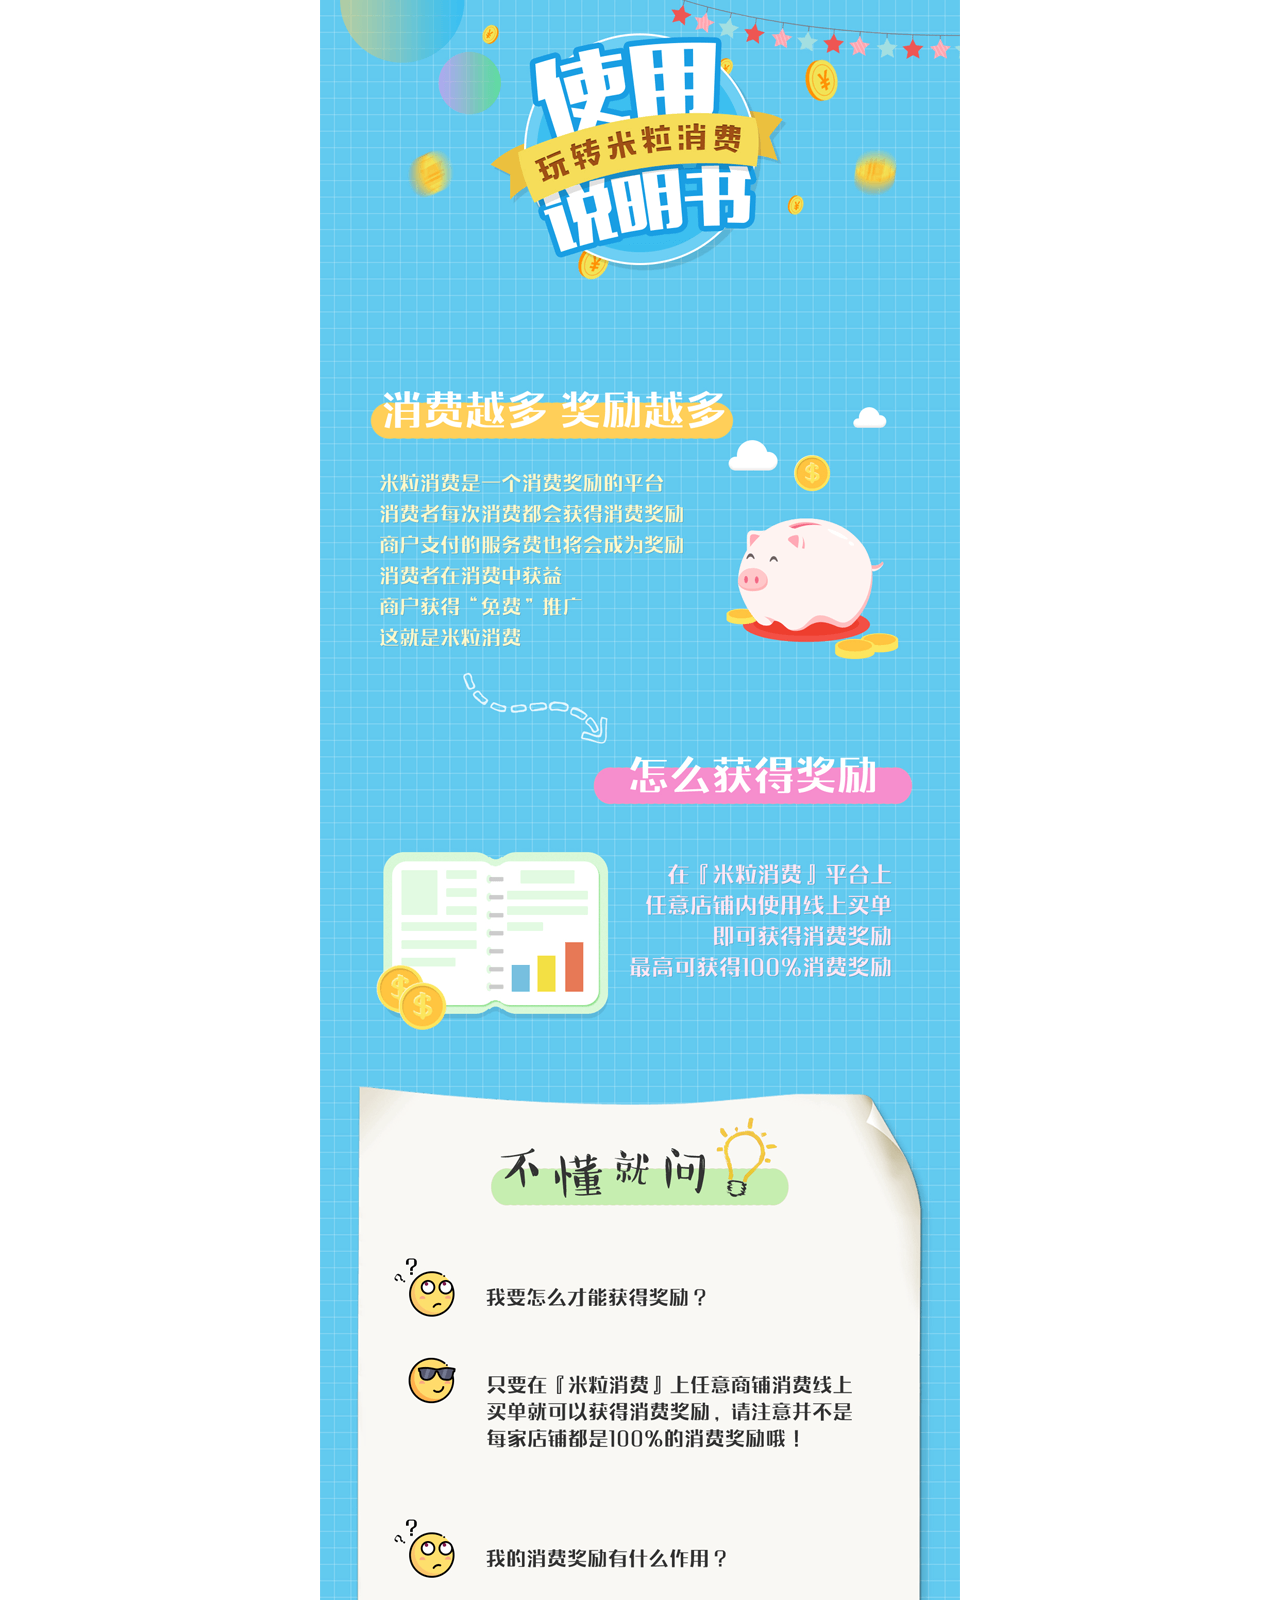
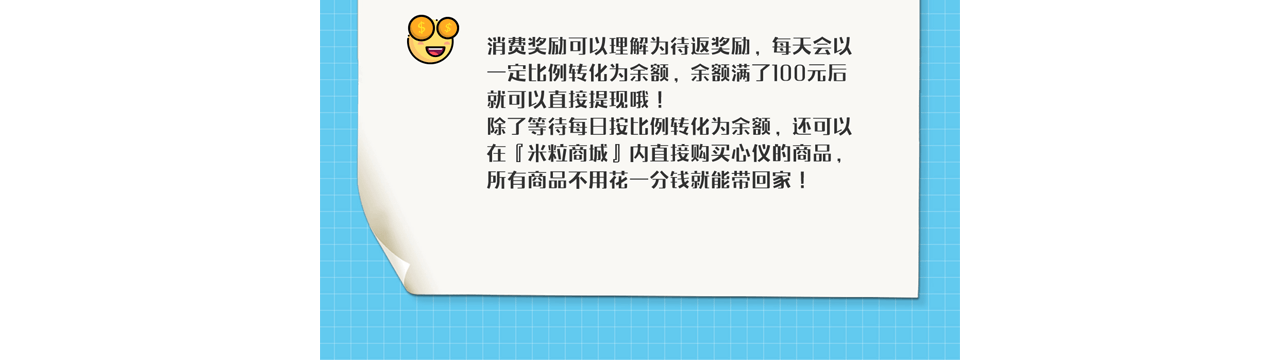
<file: redPacket/explain.html>
<!doctype html>
<html lang="zh-CN">
<head>
<meta charset="utf-8">
<meta name="viewport" content="width=device-width, initial-scale=1.0, maximum-scale=1.0, minimum-scale=1.0">
<title>玩转米粒消费</title>
<link rel="stylesheet" type="text/css" href="css/base.css" />
<link rel="stylesheet" type="text/css" href="css/style.css"/>
</head>

<body>
<div class="width center">
    <div class="zuc">
    	<img src="img/explain-01.png"/>
    	<img src="img/explain-02.png"/>
    	<img src="img/explain-03.png"/>
    	<img src="img/explain-04.png"/>
    	<img src="img/explain-05.png"/>
    	<img src="img/explain-06.png"/>
    	<img src="img/explain-07.png"/>
    	<img src="img/explain-08.png"/>
    </div>
</div>
</body>
<script type="text/javascript" src="js/jquery-3.1.1.min.js"></script>
</html>
</file>
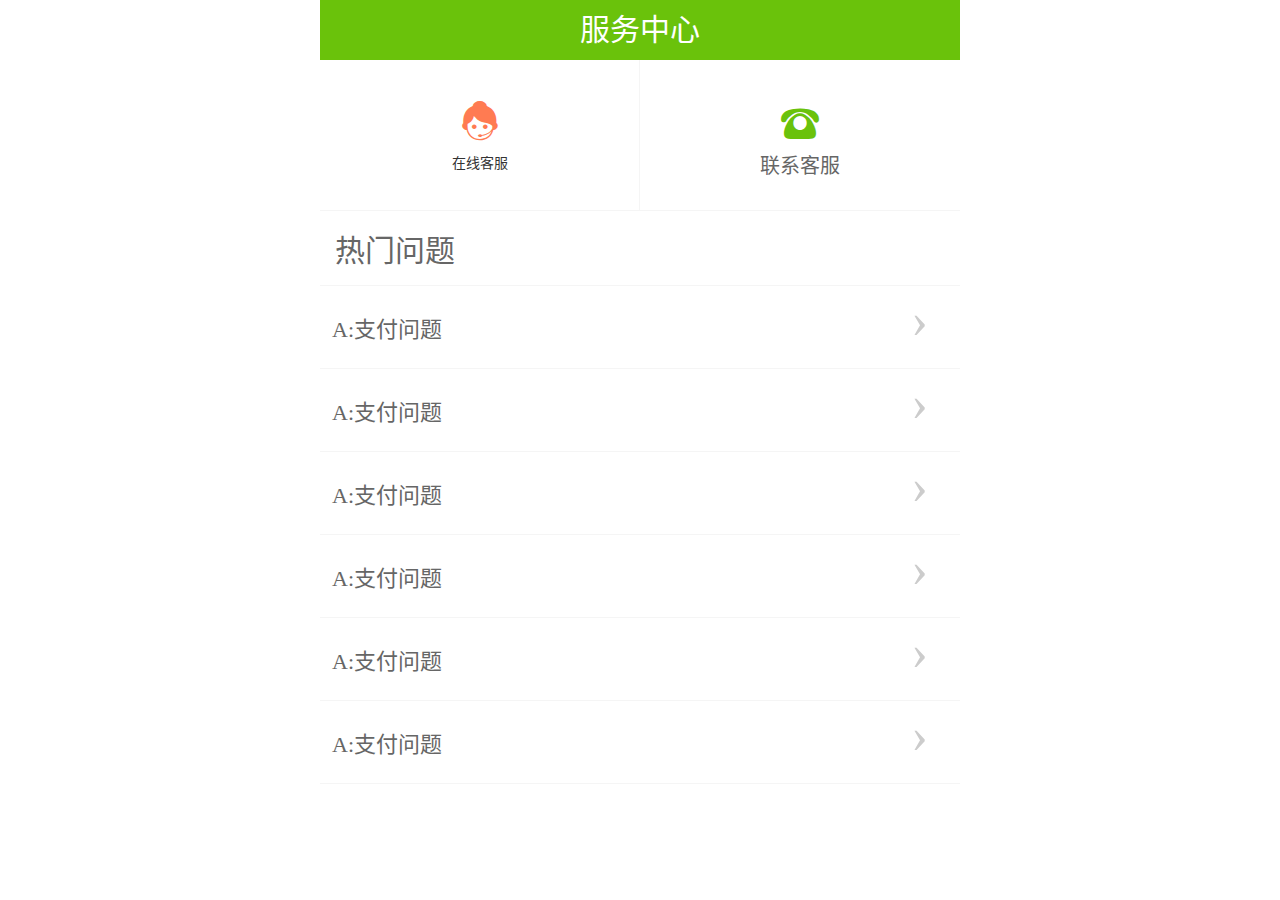
<file: redPacket/question.html>
<!doctype html>
<html lang="zh-CN">
<head>
<meta charset="utf-8">
<meta name="viewport" content="width=device-width, initial-scale=1.0, maximum-scale=1.0, minimum-scale=1.0">
<title>米粒消费服务中心</title>
<link rel="stylesheet" type="text/css" href="css/base.css" />
<link rel="stylesheet" type="text/css" href="css/style.css"/>
<link rel="stylesheet" href="icofont/iconfont.css">
</head>

<body>
<div class="width center">
	<section class="miliTitle">
		<p>服务中心</p>
   </section>
	<section class="miliQuestion">
		<div>
			<a href="tel:1008611">
				<i class="icon iconfont icon-kefu"></i>
				<span>在线客服</span>
			</a>
		</div>
		<div>
			<i class="icon iconfont icon-dianhua"></i>
			<span>联系客服</span>
		</div>
   </section>
   <section class="wenda">
   	<p>热门问题</p>
   	<ul class="questionItem">
   		<li>
   			<span>A:支付问题</span>
   		    <p>Q:支付问题支付问题支付问题支付问题支付问题支付问题支付问题支付问题支付问题支付问题支付问题支付问题</p>
   		</li>
   		<li>
   			<span>A:支付问题</span>
   		    <p>Q:支付问题支付问题支付问题支付问题支付问题支付问题支付问题支付问题支付问题支付问题支付问题支付问题</p>
   		</li>
   		<li>
   			<span>A:支付问题</span>
   		    <p>Q:支付问题支付问题支付问题支付问题支付问题支付问题支付问题支付问题支付问题支付问题支付问题支付问题</p>
   		</li>
   		<li>
   			<span>A:支付问题</span>
   		    <p>Q:支付问题支付问题支付问题支付问题支付问题支付问题支付问题支付问题支付问题支付问题支付问题支付问题</p>
   		</li>
   		<li>
   			<span>A:支付问题</span>
   		    <p>Q:支付问题支付问题支付问题支付问题支付问题支付问题支付问题支付问题支付问题支付问题支付问题支付问题</p>
   		</li>
   		<li>
   			<span>A:支付问题</span>
   		    <p>Q:支付问题支付问题支付问题支付问题支付问题支付问题支付问题支付问题支付问题支付问题支付问题支付问题</p>
   		</li>
   	</ul>
   </section>
</div>
</body>
<script type="text/javascript" src="js/jquery-3.1.1.min.js"></script>
<script type="text/javascript" src="js/question.js"></script>
</html>
</file>
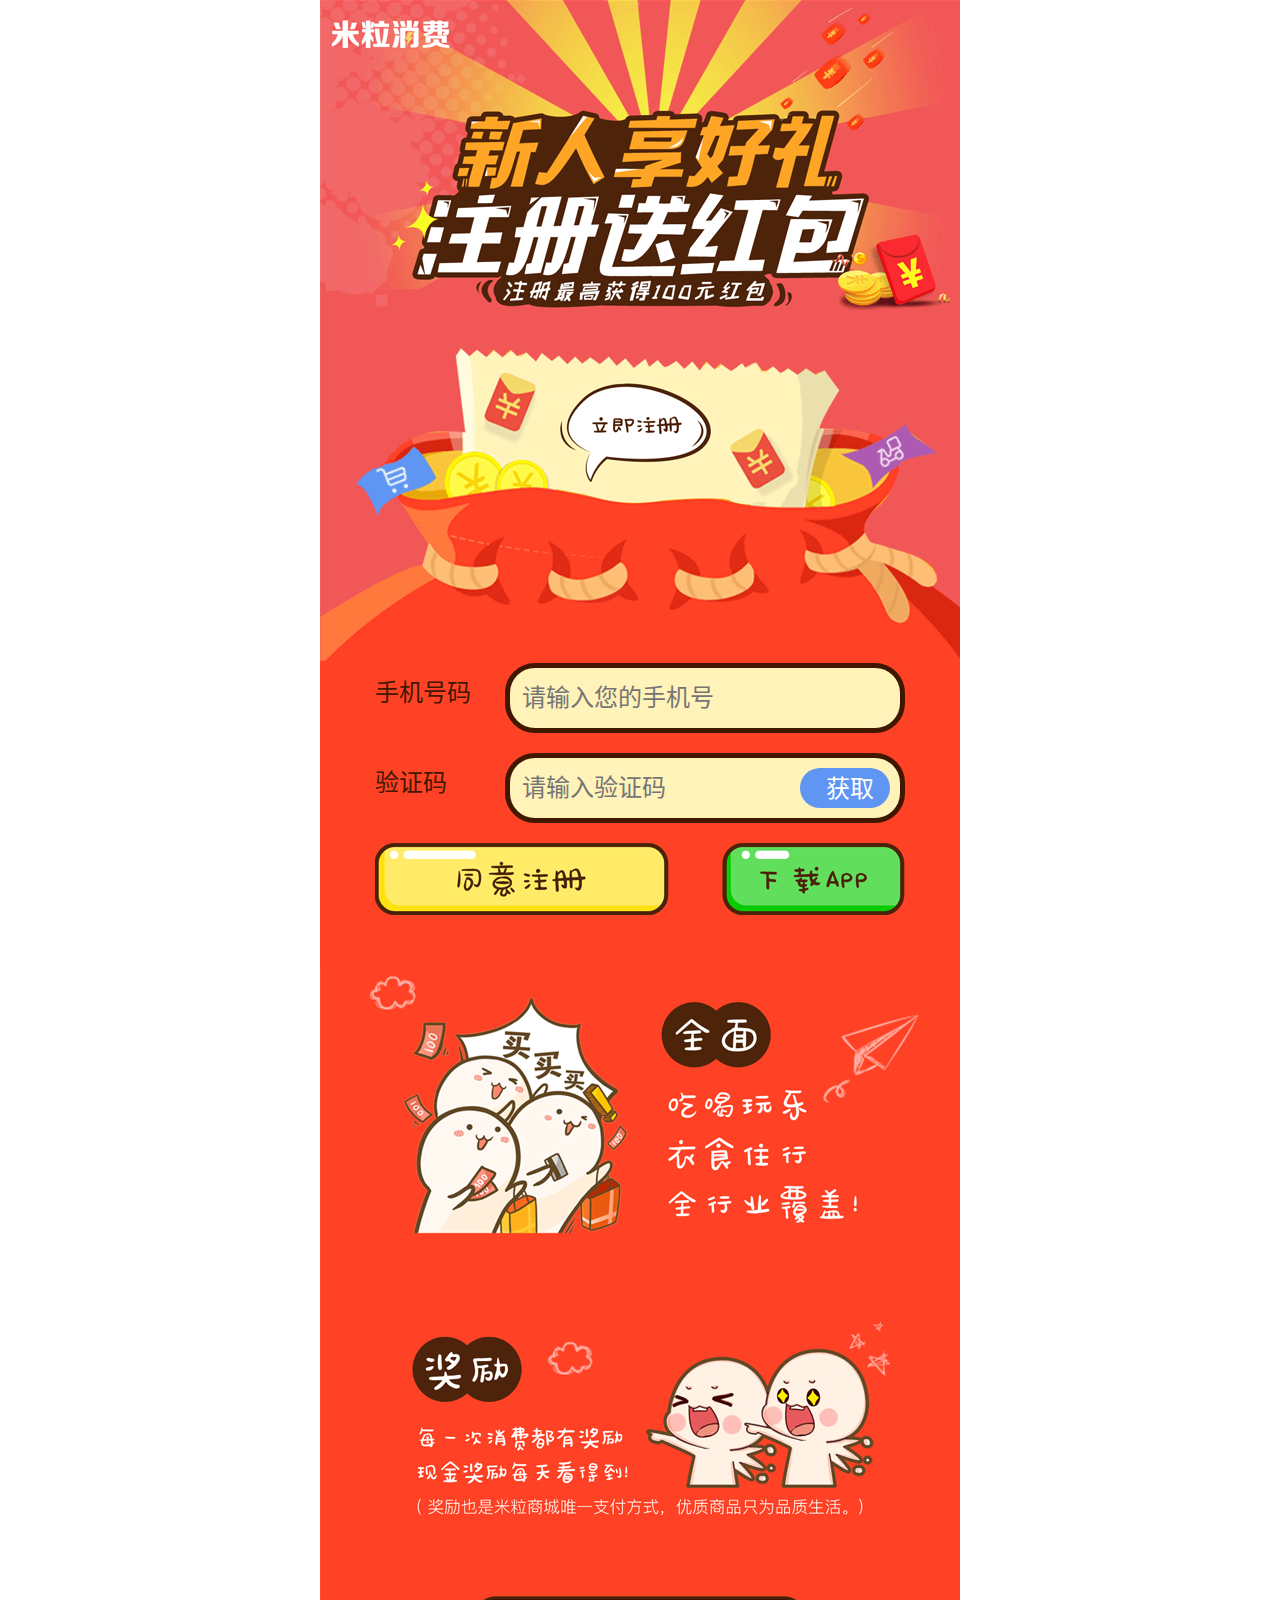
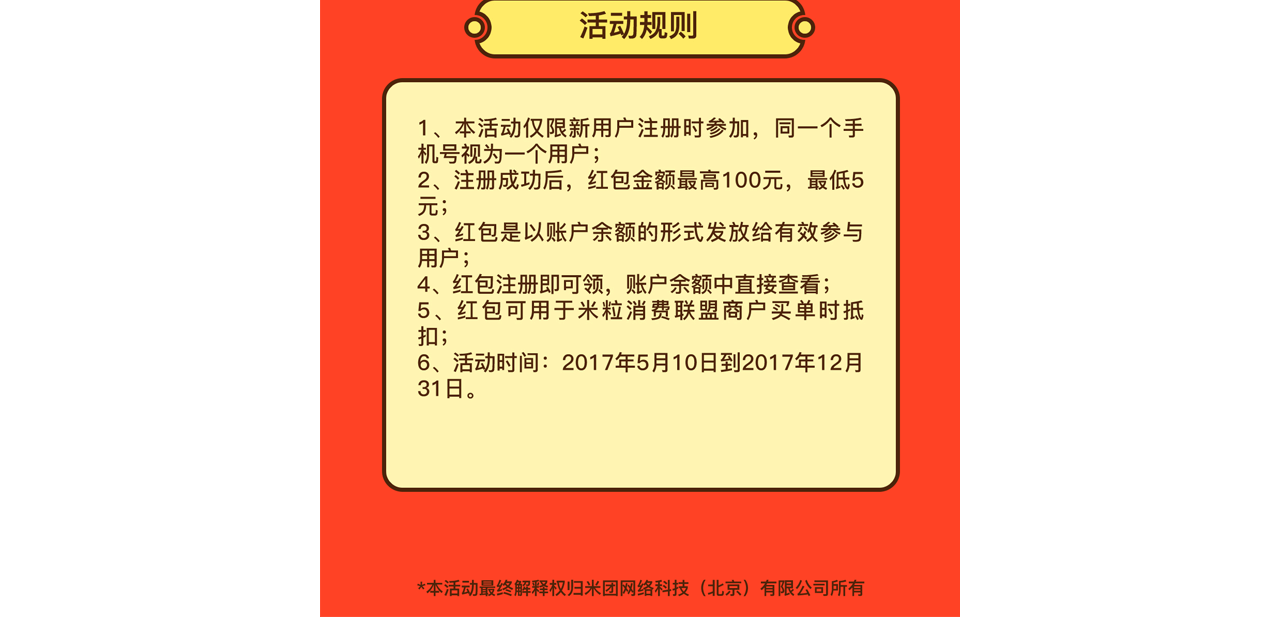
<file: redPacket/redPack.html>
<!doctype html>
<html lang="zh-CN">
<head>
<meta charset="utf-8">
<meta name="viewport" content="width=device-width, initial-scale=1.0, maximum-scale=1.0, minimum-scale=1.0">
<title>注册红包</title>
<link rel="stylesheet" type="text/css" href="css/base.css" />
<link rel="stylesheet" type="text/css" href="css/style.css"/>
</head>

<body>
<div class="width center">
    <div class="zuc">
    	<img src="img/redPack_01.png"/>
    	<img src="img/redPack_02.png"/>
    </div>
    <div class="register">
    	<form>
    		<label>
    			手机号码
    			<span>
    				<input type="text"  id="phone" placeholder="请输入您的手机号" />
    			</span>
    		</label>
    		<label>
    			验证码
    			<span>
    				<input type="text"  id="VerificationCode" placeholder="请输入验证码" />
    				<input type="button" name="" id="Verification" value="获取" />
    			</span>
    		</label>
    		<div class="btnBox">
    			<span class="registerBtn"></span>
    			<span class="downloadApp"></span>
    		</div>
    	</form>
    </div>
    <div class="zuc">
    	<img src="img/redPack_03.png"/>
    	<img src="img/redPack_04.png"/>
    	<img src="img/redPack_05.png"/>
    </div>
    
    <span class="erroTk"></span><!--容错弹框-->
</div>
</body>
<script type="text/javascript" src="js/jquery-3.1.1.min.js"></script>
<script type="text/javascript" src="js/main.js"></script>
</html>
</file>
<file: redPacket/css/base.css>
html,
body,
div,
span,
applet,
object,
iframe,
h1,
h2,
h3,
h4,
h5,
h6,
p,
blockquote,
pre,
a,
abbr,
acronym,
address,
big,
cite,
code,
del,
dfn,
em,
font,
img,
ins,
kbd,
q,
s,
samp,
small,
strike,
strong,
sub,
sup,
tt,
var,
dd,
dl,
dt,
li,
ol,
ul,
fieldset,
form,
label,
legend {
  margin: 0;
  padding: 0;
  border: 0;
  outline: 0;
}
img {
  border: none;
}
p {
  margin-bottom: 0;
}
body,
a,
input,
button {
  font-family: "Microsoft Yahei", "Droid Sans Fallback", "Arial", "Helvetica", "sans-serif", "宋体";
  font-size: 14px;
  outline: none;
  color: #666;
  text-decoration: none;
  margin: 0 auto;
}
body {
  font-family: "微软雅黑";
  height: 100%;
}
ul {
  list-style-type: none;
  padding: 0;
  margin: 0;
}
li {
  list-style-type: none;
  padding: 0;
  margin: 0;
}
a {
  color: #428bca;
}
a:hover {
  text-decoration: none;
}
table {
  text-align: center;
  vertical-align: middle;
}
th {
  text-align: center;
  vertical-align: middle;
}
/*通用*/
.flt {
  float: left;
}
.frt {
  float: right;
}
.clr {
  clear: both;
}
.mt5 {
  margin-top: 5px;
}
.mt10 {
  margin-top: 10px;
}
.mt15 {
  margin-top: 15px;
}
.mt20 {
  margin-top: 20px;
}
.mt5-i {
  margin-top: 5px ! important;
}
.mt10-i {
  margin-top: 10px ! important;
}
.mt15-i {
  margin-top: 15px ! important;
}
.mt20-i {
  margin-top: 20px ! important;
}
.mb5 {
  margin-bottom: 5px;
}
.mb10 {
  margin-bottom: 10px;
}
.mb15 {
  margin-bottom: 15px;
}
.mb20 {
  margin-bottom: 20px;
}
.mb5-i {
  margin-bottom: 5px ! important;
}
.mb10-i {
  margin-bottom: 10px ! important;
}
.mb15-i {
  margin-bottom: 15px ! important;
}
.mb20-i {
  margin-bottom: 20px ! important;
}
.ml5 {
  margin-left: 5px;
}
.ml10 {
  margin-left: 10px;
}
.ml15 {
  margin-left: 15px;
}
.ml20 {
  margin-left: 20px;
}
.ml5-i {
  margin-left: 5px ! important;
}
.ml10-i {
  margin-left: 10px ! important;
}
.ml15-i {
  margin-left: 15px ! important;
}
.ml20-i {
  margin-left: 20px ! important;
}
.mr5 {
  margin-right: 5px;
}
.mr10 {
  margin-right: 10px;
}
.mr15 {
  margin-right: 15px;
}
.mr20 {
  margin-right: 20px;
}
.mr5-i {
  margin-right: 5px ! important;
}
.mr10-i {
  margin-right: 10px ! important;
}
.mr15-i {
  margin-right: 15px ! important;
}
.mr20-i {
  margin-right: 20px ! important;
}
.pt5 {
  padding-top: 5px;
}
.pt10 {
  padding-top: 10px;
}
.pt15 {
  padding-top: 15px;
}
.pt20 {
  padding-top: 20px;
}
.pt5-i {
  padding-top: 5px ! important;
}
.pt10-i {
  padding-top: 10px ! important;
}
.pt15-i {
  padding-top: 15px ! important;
}
.pt20-i {
  padding-top: 20px ! important;
}
.pb5 {
  padding-bottom: 5px;
}
.pb10 {
  padding-bottom: 10px;
}
.pb15 {
  padding-bottom: 15px;
}
.pb20 {
  padding-bottom: 20px;
}
.pb5-i {
  padding-bottom: 5px ! important;
}
.pb10-i {
  padding-bottom: 10px ! important;
}
.pb15-i {
  padding-bottom: 15px ! important;
}
.pb20-i {
  padding-bottom: 20px ! important;
}
.pr5 {
  padding-right: 5px;
}
.pr10 {
  padding-right: 10px;
}
.pr15 {
  padding-right: 15px;
}
.pr20 {
  padding-right: 20px;
}
.pr5-i {
  padding-right: 5px ! important;
}
.pr10-i {
  padding-right: 10px ! important;
}
.pr15-i {
  padding-right: 15px ! important;
}
.pr20-i {
  padding-right: 20px ! important;
}
.pl5 {
  padding-left: 5px;
}
.pl10 {
  padding-left: 10px;
}
.pl15 {
  padding-left: 15px;
}
.pl20 {
  padding-left: 20px;
}
.pl5-i {
  padding-left: 5px ! important;
}
.pl10-i {
  padding-left: 10px ! important;
}
.pl15-i {
  padding-left: 15px ! important;
}
.pl20-i {
  padding-left: 20px ! important;
}
.block-center {
  display: block;
  margin-left: auto;
  margin-right: auto;
}
.fz12 {
  font-size: 12px ! important;
}
.fz14 {
  font-size: 14px ! important;
}
.fz16 {
  font-size: 16px ! important;
}
.fz18 {
  font-size: 18px ! important;
}
.pre {
  position: relative ! important;
}
.c-w {
  color: #fff;
}
.c-b {
  color: #000;
}
.c-9 {
  color: #999;
}
.c-6 {
  color: #666;
}
.c-3 {
  color: #333;
}
.c-w-i {
  color: #fff ! important;
}
.c-b-i {
  color: #000 ! important;
}
.c-9-i {
  color: #999 ! important;
}
.c-6-i {
  color: #666 ! important;
}
.c-3-i {
  color: #333 ! important;
}
.t-c {
  text-align: center;
}
.t-c-i {
  text-align: center ! important;
}
.l-c {
  vertical-align: middle;
}
.l-c-i {
  vertical-align: middle ! important;
}
.bz-bb {
  box-sizing: border-box;
  -moz-box-sizing: border-box;
  -webkit-box-sizing: border-box;
}
.bz-cb {
  box-sizing: content-box;
  -moz-box-sizing: content-box;
  -webkit-box-sizing: content-box;
}
.bc-w {
  background: #fff;
}
.bc-w-i {
  background: #fff ! important;
}
.fw-in {
  font-weight: inherit ! important;
}
.fw-b {
  font-weight: bold;
}
.cs-p {
  cursor: pointer ! important;
}
.clearfix:after {
  content: "";
  display: block;
  clear: both;
}
.w1000 {
  width: 1000px;
  margin-left: auto;
  margin-right: auto;
}
.w1024 {
  width: 1024px;
  margin-left: auto;
  margin-right: auto;
}
.w900 {
  width: 900px;
  margin-left: auto;
  margin-right: auto;
}
@media (max-width: 1601px) {
  html {
    font-size: 250px;
  }
  header,
  body,
  .footer_nav,
  .couponStatus > nav,
  .searchTop > nav,
  .mask_share,
  .show,
  .footer,
  .tuan_foot,
  .navGoodslist,
  .store_title,
  .shopCar_title,
  .shopCar_jieSuan,
  .wrapLoginDialog,
  .myCollage > nav,
  .myOrder > nav,
  .wrap_cargoInfo,
  .wrap_isgroup {
    width: 100%;
  }
  footer,
  body,
  .footer_nav,
  .couponStatus > nav,
  .searchTop > nav,
  .mask_share,
  .inforFooter,
  .baocunaddress,
  .Nowbuy,
  .step,
  .navGoodslist,
  .store_title,
  .shopCar_title,
  .shopCar_jieSuan,
  .wrapLoginDialog,
  .myCollage > nav,
  .myOrder > nav,
  .wrap_cargoInfo,
  .wrap_isgroup {
    width: 100%;
  }
}
@media (min-width: 642px) {
  html {
    font-size: 100px;
  }
  header,
  body,
  .footer_nav,
  .couponStatus > nav,
  .searchTop > nav,
  .mask_share,
  .show,
  .footer,
  .tuan_foot,
  .navGoodslist,
  .store_title,
  .shopCar_title,
  .shopCar_jieSuan,
  .wrapLoginDialog,
  .myCollage > nav,
  .myOrder > nav,
  .wrap_cargoInfo,
  .wrap_isgroup {
    width: 640px;
  }
  footer,
  body,
  .footer_nav,
  .couponStatus > nav,
  .searchTop > nav,
  .mask_share,
  .inforFooter,
  .baocunaddress,
  .Nowbuy,
  .step,
  .navGoodslist,
  .store_title,
  .shopCar_title,
  .shopCar_jieSuan,
  .wrapLoginDialog,
  .myCollage > nav,
  .myOrder > nav,
  .wrap_cargoInfo,
  .wrap_isgroup {
    width: 640px;
  }
}
@media (max-width: 1441px) {
  html {
    font-size: 225px;
  }
  header,
  body,
  .footer_nav,
  .couponStatus > nav,
  .searchTop > nav,
  .mask_share,
  .show,
  .footer,
  .tuan_foot,
  .navGoodslist,
  .store_title,
  .shopCar_title,
  .shopCar_jieSuan,
  .wrapLoginDialog,
  .myCollage > nav,
  .myOrder > nav,
  .wrap_cargoInfo,
  .wrap_isgroup {
    width: 100%;
  }
  footer,
  body,
  .footer_nav,
  .couponStatus > nav,
  .searchTop > nav,
  .mask_share,
  .inforFooter,
  .baocunaddress,
  .Nowbuy,
  .step,
  .navGoodslist,
  .store_title,
  .shopCar_title,
  .shopCar_jieSuan,
  .wrapLoginDialog,
  .myCollage > nav,
  .myOrder > nav,
  .wrap_cargoInfo,
  .wrap_isgroup {
    width: 100%;
  }
}
@media (min-width: 642px) {
  html {
    font-size: 100px;
  }
  header,
  body,
  .footer_nav,
  .couponStatus > nav,
  .searchTop > nav,
  .mask_share,
  .show,
  .footer,
  .tuan_foot,
  .navGoodslist,
  .store_title,
  .shopCar_title,
  .shopCar_jieSuan,
  .wrapLoginDialog,
  .myCollage > nav,
  .myOrder > nav,
  .wrap_cargoInfo,
  .wrap_isgroup {
    width: 640px;
  }
  footer,
  body,
  .footer_nav,
  .couponStatus > nav,
  .searchTop > nav,
  .mask_share,
  .inforFooter,
  .baocunaddress,
  .Nowbuy,
  .step,
  .navGoodslist,
  .store_title,
  .shopCar_title,
  .shopCar_jieSuan,
  .wrapLoginDialog,
  .myCollage > nav,
  .myOrder > nav,
  .wrap_cargoInfo,
  .wrap_isgroup {
    width: 640px;
  }
}
@media (max-width: 1281px) {
  html {
    font-size: 200px;
  }
  header,
  body,
  .footer_nav,
  .couponStatus > nav,
  .searchTop > nav,
  .mask_share,
  .show,
  .footer,
  .tuan_foot,
  .navGoodslist,
  .store_title,
  .shopCar_title,
  .shopCar_jieSuan,
  .wrapLoginDialog,
  .myCollage > nav,
  .myOrder > nav,
  .wrap_cargoInfo,
  .wrap_isgroup {
    width: 100%;
  }
  footer,
  body,
  .footer_nav,
  .couponStatus > nav,
  .searchTop > nav,
  .mask_share,
  .inforFooter,
  .baocunaddress,
  .Nowbuy,
  .step,
  .navGoodslist,
  .store_title,
  .shopCar_title,
  .shopCar_jieSuan,
  .wrapLoginDialog,
  .myCollage > nav,
  .myOrder > nav,
  .wrap_cargoInfo,
  .wrap_isgroup {
    width: 100%;
  }
}
@media (min-width: 642px) {
  html {
    font-size: 100px;
  }
  header,
  body,
  .footer_nav,
  .couponStatus > nav,
  .searchTop > nav,
  .mask_share,
  .show,
  .footer,
  .tuan_foot,
  .navGoodslist,
  .store_title,
  .shopCar_title,
  .shopCar_jieSuan,
  .wrapLoginDialog,
  .myCollage > nav,
  .myOrder > nav,
  .wrap_cargoInfo,
  .wrap_isgroup {
    width: 640px;
  }
  footer,
  body,
  .footer_nav,
  .couponStatus > nav,
  .searchTop > nav,
  .mask_share,
  .inforFooter,
  .baocunaddress,
  .Nowbuy,
  .step,
  .navGoodslist,
  .store_title,
  .shopCar_title,
  .shopCar_jieSuan,
  .wrapLoginDialog,
  .myCollage > nav,
  .myOrder > nav,
  .wrap_cargoInfo,
  .wrap_isgroup {
    width: 640px;
  }
}
@media (max-width: 1025px) {
  html {
    font-size: 160px;
  }
  header,
  body,
  .footer_nav,
  .couponStatus > nav,
  .searchTop > nav,
  .mask_share,
  .show,
  .footer,
  .tuan_foot,
  .navGoodslist,
  .store_title,
  .shopCar_title,
  .shopCar_jieSuan,
  .wrapLoginDialog,
  .myCollage > nav,
  .myOrder > nav,
  .wrap_cargoInfo,
  .wrap_isgroup {
    width: 100%;
  }
  footer,
  body,
  .footer_nav,
  .couponStatus > nav,
  .searchTop > nav,
  .mask_share,
  .inforFooter,
  .baocunaddress,
  .Nowbuy,
  .step,
  .navGoodslist,
  .store_title,
  .shopCar_title,
  .shopCar_jieSuan,
  .wrapLoginDialog,
  .myCollage > nav,
  .myOrder > nav,
  .wrap_cargoInfo,
  .wrap_isgroup {
    width: 100%;
  }
}
@media (min-width: 642px) {
  html {
    font-size: 100px;
  }
  header,
  body,
  .footer_nav,
  .couponStatus > nav,
  .searchTop > nav,
  .mask_share,
  .show,
  .footer,
  .tuan_foot,
  .navGoodslist,
  .store_title,
  .shopCar_title,
  .shopCar_jieSuan,
  .wrapLoginDialog,
  .myCollage > nav,
  .myOrder > nav,
  .wrap_cargoInfo,
  .wrap_isgroup {
    width: 640px;
  }
  footer,
  body,
  .footer_nav,
  .couponStatus > nav,
  .searchTop > nav,
  .mask_share,
  .inforFooter,
  .baocunaddress,
  .Nowbuy,
  .step,
  .navGoodslist,
  .store_title,
  .shopCar_title,
  .shopCar_jieSuan,
  .wrapLoginDialog,
  .myCollage > nav,
  .myOrder > nav,
  .wrap_cargoInfo,
  .wrap_isgroup {
    width: 640px;
  }
}
@media (max-width: 961px) {
  html {
    font-size: 150px;
  }
  header,
  body,
  .footer_nav,
  .couponStatus > nav,
  .searchTop > nav,
  .mask_share,
  .show,
  .footer,
  .tuan_foot,
  .navGoodslist,
  .store_title,
  .shopCar_title,
  .shopCar_jieSuan,
  .wrapLoginDialog,
  .myCollage > nav,
  .myOrder > nav,
  .wrap_cargoInfo,
  .wrap_isgroup {
    width: 100%;
  }
  footer,
  body,
  .footer_nav,
  .couponStatus > nav,
  .searchTop > nav,
  .mask_share,
  .inforFooter,
  .baocunaddress,
  .Nowbuy,
  .step,
  .navGoodslist,
  .store_title,
  .shopCar_title,
  .shopCar_jieSuan,
  .wrapLoginDialog,
  .myCollage > nav,
  .myOrder > nav,
  .wrap_cargoInfo,
  .wrap_isgroup {
    width: 100%;
  }
}
@media (min-width: 642px) {
  html {
    font-size: 100px;
  }
  header,
  body,
  .footer_nav,
  .couponStatus > nav,
  .searchTop > nav,
  .mask_share,
  .show,
  .footer,
  .tuan_foot,
  .navGoodslist,
  .store_title,
  .shopCar_title,
  .shopCar_jieSuan,
  .wrapLoginDialog,
  .myCollage > nav,
  .myOrder > nav,
  .wrap_cargoInfo,
  .wrap_isgroup {
    width: 640px;
  }
  footer,
  body,
  .footer_nav,
  .couponStatus > nav,
  .searchTop > nav,
  .mask_share,
  .inforFooter,
  .baocunaddress,
  .Nowbuy,
  .step,
  .navGoodslist,
  .store_title,
  .shopCar_title,
  .shopCar_jieSuan,
  .wrapLoginDialog,
  .myCollage > nav,
  .myOrder > nav,
  .wrap_cargoInfo,
  .wrap_isgroup {
    width: 640px;
  }
}
@media (max-width: 951px) {
  html {
    font-size: 148.4375px;
  }
  header,
  body,
  .footer_nav,
  .couponStatus > nav,
  .searchTop > nav,
  .mask_share,
  .show,
  .footer,
  .tuan_foot,
  .navGoodslist,
  .store_title,
  .shopCar_title,
  .shopCar_jieSuan,
  .wrapLoginDialog,
  .myCollage > nav,
  .myOrder > nav,
  .wrap_cargoInfo,
  .wrap_isgroup {
    width: 100%;
  }
  footer,
  body,
  .footer_nav,
  .couponStatus > nav,
  .searchTop > nav,
  .mask_share,
  .inforFooter,
  .baocunaddress,
  .Nowbuy,
  .step,
  .navGoodslist,
  .store_title,
  .shopCar_title,
  .shopCar_jieSuan,
  .wrapLoginDialog,
  .myCollage > nav,
  .myOrder > nav,
  .wrap_cargoInfo,
  .wrap_isgroup {
    width: 100%;
  }
}
@media (min-width: 642px) {
  html {
    font-size: 100px;
  }
  header,
  body,
  .footer_nav,
  .couponStatus > nav,
  .searchTop > nav,
  .mask_share,
  .show,
  .footer,
  .tuan_foot,
  .navGoodslist,
  .store_title,
  .shopCar_title,
  .shopCar_jieSuan,
  .wrapLoginDialog,
  .myCollage > nav,
  .myOrder > nav,
  .wrap_cargoInfo,
  .wrap_isgroup {
    width: 640px;
  }
  footer,
  body,
  .footer_nav,
  .couponStatus > nav,
  .searchTop > nav,
  .mask_share,
  .inforFooter,
  .baocunaddress,
  .Nowbuy,
  .step,
  .navGoodslist,
  .store_title,
  .shopCar_title,
  .shopCar_jieSuan,
  .wrapLoginDialog,
  .myCollage > nav,
  .myOrder > nav,
  .wrap_cargoInfo,
  .wrap_isgroup {
    width: 640px;
  }
}
@media (max-width: 901px) {
  html {
    font-size: 140.625px;
  }
  header,
  body,
  .footer_nav,
  .couponStatus > nav,
  .searchTop > nav,
  .mask_share,
  .show,
  .footer,
  .tuan_foot,
  .navGoodslist,
  .store_title,
  .shopCar_title,
  .shopCar_jieSuan,
  .wrapLoginDialog,
  .myCollage > nav,
  .myOrder > nav,
  .wrap_cargoInfo,
  .wrap_isgroup {
    width: 100%;
  }
  footer,
  body,
  .footer_nav,
  .couponStatus > nav,
  .searchTop > nav,
  .mask_share,
  .inforFooter,
  .baocunaddress,
  .Nowbuy,
  .step,
  .navGoodslist,
  .store_title,
  .shopCar_title,
  .shopCar_jieSuan,
  .wrapLoginDialog,
  .myCollage > nav,
  .myOrder > nav,
  .wrap_cargoInfo,
  .wrap_isgroup {
    width: 100%;
  }
}
@media (min-width: 642px) {
  html {
    font-size: 100px;
  }
  header,
  body,
  .footer_nav,
  .couponStatus > nav,
  .searchTop > nav,
  .mask_share,
  .show,
  .footer,
  .tuan_foot,
  .navGoodslist,
  .store_title,
  .shopCar_title,
  .shopCar_jieSuan,
  .wrapLoginDialog,
  .myCollage > nav,
  .myOrder > nav,
  .wrap_cargoInfo,
  .wrap_isgroup {
    width: 640px;
  }
  footer,
  body,
  .footer_nav,
  .couponStatus > nav,
  .searchTop > nav,
  .mask_share,
  .inforFooter,
  .baocunaddress,
  .Nowbuy,
  .step,
  .navGoodslist,
  .store_title,
  .shopCar_title,
  .shopCar_jieSuan,
  .wrapLoginDialog,
  .myCollage > nav,
  .myOrder > nav,
  .wrap_cargoInfo,
  .wrap_isgroup {
    width: 640px;
  }
}
@media (max-width: 801px) {
  html {
    font-size: 125px;
  }
  header,
  body,
  .footer_nav,
  .couponStatus > nav,
  .searchTop > nav,
  .mask_share,
  .show,
  .footer,
  .tuan_foot,
  .navGoodslist,
  .store_title,
  .shopCar_title,
  .shopCar_jieSuan,
  .wrapLoginDialog,
  .myCollage > nav,
  .myOrder > nav,
  .wrap_cargoInfo,
  .wrap_isgroup {
    width: 100%;
  }
  footer,
  body,
  .footer_nav,
  .couponStatus > nav,
  .searchTop > nav,
  .mask_share,
  .inforFooter,
  .baocunaddress,
  .Nowbuy,
  .step,
  .navGoodslist,
  .store_title,
  .shopCar_title,
  .shopCar_jieSuan,
  .wrapLoginDialog,
  .myCollage > nav,
  .myOrder > nav,
  .wrap_cargoInfo,
  .wrap_isgroup {
    width: 100%;
  }
}
@media (min-width: 642px) {
  html {
    font-size: 100px;
  }
  header,
  body,
  .footer_nav,
  .couponStatus > nav,
  .searchTop > nav,
  .mask_share,
  .show,
  .footer,
  .tuan_foot,
  .navGoodslist,
  .store_title,
  .shopCar_title,
  .shopCar_jieSuan,
  .wrapLoginDialog,
  .myCollage > nav,
  .myOrder > nav,
  .wrap_cargoInfo,
  .wrap_isgroup {
    width: 640px;
  }
  footer,
  body,
  .footer_nav,
  .couponStatus > nav,
  .searchTop > nav,
  .mask_share,
  .inforFooter,
  .baocunaddress,
  .Nowbuy,
  .step,
  .navGoodslist,
  .store_title,
  .shopCar_title,
  .shopCar_jieSuan,
  .wrapLoginDialog,
  .myCollage > nav,
  .myOrder > nav,
  .wrap_cargoInfo,
  .wrap_isgroup {
    width: 640px;
  }
}
@media (max-width: 774px) {
  html {
    font-size: 120.78125px;
  }
  header,
  body,
  .footer_nav,
  .couponStatus > nav,
  .searchTop > nav,
  .mask_share,
  .show,
  .footer,
  .tuan_foot,
  .navGoodslist,
  .store_title,
  .shopCar_title,
  .shopCar_jieSuan,
  .wrapLoginDialog,
  .myCollage > nav,
  .myOrder > nav,
  .wrap_cargoInfo,
  .wrap_isgroup {
    width: 100%;
  }
  footer,
  body,
  .footer_nav,
  .couponStatus > nav,
  .searchTop > nav,
  .mask_share,
  .inforFooter,
  .baocunaddress,
  .Nowbuy,
  .step,
  .navGoodslist,
  .store_title,
  .shopCar_title,
  .shopCar_jieSuan,
  .wrapLoginDialog,
  .myCollage > nav,
  .myOrder > nav,
  .wrap_cargoInfo,
  .wrap_isgroup {
    width: 100%;
  }
}
@media (min-width: 642px) {
  html {
    font-size: 100px;
  }
  header,
  body,
  .footer_nav,
  .couponStatus > nav,
  .searchTop > nav,
  .mask_share,
  .show,
  .footer,
  .tuan_foot,
  .navGoodslist,
  .store_title,
  .shopCar_title,
  .shopCar_jieSuan,
  .wrapLoginDialog,
  .myCollage > nav,
  .myOrder > nav,
  .wrap_cargoInfo,
  .wrap_isgroup {
    width: 640px;
  }
  footer,
  body,
  .footer_nav,
  .couponStatus > nav,
  .searchTop > nav,
  .mask_share,
  .inforFooter,
  .baocunaddress,
  .Nowbuy,
  .step,
  .navGoodslist,
  .store_title,
  .shopCar_title,
  .shopCar_jieSuan,
  .wrapLoginDialog,
  .myCollage > nav,
  .myOrder > nav,
  .wrap_cargoInfo,
  .wrap_isgroup {
    width: 640px;
  }
}
@media (max-width: 769px) {
  html {
    font-size: 120px;
  }
  header,
  body,
  .footer_nav,
  .couponStatus > nav,
  .searchTop > nav,
  .mask_share,
  .show,
  .footer,
  .tuan_foot,
  .navGoodslist,
  .store_title,
  .shopCar_title,
  .shopCar_jieSuan,
  .wrapLoginDialog,
  .myCollage > nav,
  .myOrder > nav,
  .wrap_cargoInfo,
  .wrap_isgroup {
    width: 100%;
  }
  footer,
  body,
  .footer_nav,
  .couponStatus > nav,
  .searchTop > nav,
  .mask_share,
  .inforFooter,
  .baocunaddress,
  .Nowbuy,
  .step,
  .navGoodslist,
  .store_title,
  .shopCar_title,
  .shopCar_jieSuan,
  .wrapLoginDialog,
  .myCollage > nav,
  .myOrder > nav,
  .wrap_cargoInfo,
  .wrap_isgroup {
    width: 100%;
  }
}
@media (min-width: 642px) {
  html {
    font-size: 100px;
  }
  header,
  body,
  .footer_nav,
  .couponStatus > nav,
  .searchTop > nav,
  .mask_share,
  .show,
  .footer,
  .tuan_foot,
  .navGoodslist,
  .store_title,
  .shopCar_title,
  .shopCar_jieSuan,
  .wrapLoginDialog,
  .myCollage > nav,
  .myOrder > nav,
  .wrap_cargoInfo,
  .wrap_isgroup {
    width: 640px;
  }
  footer,
  body,
  .footer_nav,
  .couponStatus > nav,
  .searchTop > nav,
  .mask_share,
  .inforFooter,
  .baocunaddress,
  .Nowbuy,
  .step,
  .navGoodslist,
  .store_title,
  .shopCar_title,
  .shopCar_jieSuan,
  .wrapLoginDialog,
  .myCollage > nav,
  .myOrder > nav,
  .wrap_cargoInfo,
  .wrap_isgroup {
    width: 640px;
  }
}
@media (max-width: 737px) {
  html {
    font-size: 115px;
  }
  header,
  body,
  .footer_nav,
  .couponStatus > nav,
  .searchTop > nav,
  .mask_share,
  .show,
  .footer,
  .tuan_foot,
  .navGoodslist,
  .store_title,
  .shopCar_title,
  .shopCar_jieSuan,
  .wrapLoginDialog,
  .myCollage > nav,
  .myOrder > nav,
  .wrap_cargoInfo,
  .wrap_isgroup {
    width: 100%;
  }
  footer,
  body,
  .footer_nav,
  .couponStatus > nav,
  .searchTop > nav,
  .mask_share,
  .inforFooter,
  .baocunaddress,
  .Nowbuy,
  .step,
  .navGoodslist,
  .store_title,
  .shopCar_title,
  .shopCar_jieSuan,
  .wrapLoginDialog,
  .myCollage > nav,
  .myOrder > nav,
  .wrap_cargoInfo,
  .wrap_isgroup {
    width: 100%;
  }
}
@media (min-width: 642px) {
  html {
    font-size: 100px;
  }
  header,
  body,
  .footer_nav,
  .couponStatus > nav,
  .searchTop > nav,
  .mask_share,
  .show,
  .footer,
  .tuan_foot,
  .navGoodslist,
  .store_title,
  .shopCar_title,
  .shopCar_jieSuan,
  .wrapLoginDialog,
  .myCollage > nav,
  .myOrder > nav,
  .wrap_cargoInfo,
  .wrap_isgroup {
    width: 640px;
  }
  footer,
  body,
  .footer_nav,
  .couponStatus > nav,
  .searchTop > nav,
  .mask_share,
  .inforFooter,
  .baocunaddress,
  .Nowbuy,
  .step,
  .navGoodslist,
  .store_title,
  .shopCar_title,
  .shopCar_jieSuan,
  .wrapLoginDialog,
  .myCollage > nav,
  .myOrder > nav,
  .wrap_cargoInfo,
  .wrap_isgroup {
    width: 640px;
  }
}
@media (max-width: 733px) {
  html {
    font-size: 114.375px;
  }
  header,
  body,
  .footer_nav,
  .couponStatus > nav,
  .searchTop > nav,
  .mask_share,
  .show,
  .footer,
  .tuan_foot,
  .navGoodslist,
  .store_title,
  .shopCar_title,
  .shopCar_jieSuan,
  .wrapLoginDialog,
  .myCollage > nav,
  .myOrder > nav,
  .wrap_cargoInfo,
  .wrap_isgroup {
    width: 100%;
  }
  footer,
  body,
  .footer_nav,
  .couponStatus > nav,
  .searchTop > nav,
  .mask_share,
  .inforFooter,
  .baocunaddress,
  .Nowbuy,
  .step,
  .navGoodslist,
  .store_title,
  .shopCar_title,
  .shopCar_jieSuan,
  .wrapLoginDialog,
  .myCollage > nav,
  .myOrder > nav,
  .wrap_cargoInfo,
  .wrap_isgroup {
    width: 100%;
  }
}
@media (min-width: 642px) {
  html {
    font-size: 100px;
  }
  header,
  body,
  .footer_nav,
  .couponStatus > nav,
  .searchTop > nav,
  .mask_share,
  .show,
  .footer,
  .tuan_foot,
  .navGoodslist,
  .store_title,
  .shopCar_title,
  .shopCar_jieSuan,
  .wrapLoginDialog,
  .myCollage > nav,
  .myOrder > nav,
  .wrap_cargoInfo,
  .wrap_isgroup {
    width: 640px;
  }
  footer,
  body,
  .footer_nav,
  .couponStatus > nav,
  .searchTop > nav,
  .mask_share,
  .inforFooter,
  .baocunaddress,
  .Nowbuy,
  .step,
  .navGoodslist,
  .store_title,
  .shopCar_title,
  .shopCar_jieSuan,
  .wrapLoginDialog,
  .myCollage > nav,
  .myOrder > nav,
  .wrap_cargoInfo,
  .wrap_isgroup {
    width: 640px;
  }
}
@media (max-width: 732px) {
  html {
    font-size: 114.21875px;
  }
  header,
  body,
  .footer_nav,
  .couponStatus > nav,
  .searchTop > nav,
  .mask_share,
  .show,
  .footer,
  .tuan_foot,
  .navGoodslist,
  .store_title,
  .shopCar_title,
  .shopCar_jieSuan,
  .wrapLoginDialog,
  .myCollage > nav,
  .myOrder > nav,
  .wrap_cargoInfo,
  .wrap_isgroup {
    width: 100%;
  }
  footer,
  body,
  .footer_nav,
  .couponStatus > nav,
  .searchTop > nav,
  .mask_share,
  .inforFooter,
  .baocunaddress,
  .Nowbuy,
  .step,
  .navGoodslist,
  .store_title,
  .shopCar_title,
  .shopCar_jieSuan,
  .wrapLoginDialog,
  .myCollage > nav,
  .myOrder > nav,
  .wrap_cargoInfo,
  .wrap_isgroup {
    width: 100%;
  }
}
@media (min-width: 642px) {
  html {
    font-size: 100px;
  }
  header,
  body,
  .footer_nav,
  .couponStatus > nav,
  .searchTop > nav,
  .mask_share,
  .show,
  .footer,
  .tuan_foot,
  .navGoodslist,
  .store_title,
  .shopCar_title,
  .shopCar_jieSuan,
  .wrapLoginDialog,
  .myCollage > nav,
  .myOrder > nav,
  .wrap_cargoInfo,
  .wrap_isgroup {
    width: 640px;
  }
  footer,
  body,
  .footer_nav,
  .couponStatus > nav,
  .searchTop > nav,
  .mask_share,
  .inforFooter,
  .baocunaddress,
  .Nowbuy,
  .step,
  .navGoodslist,
  .store_title,
  .shopCar_title,
  .shopCar_jieSuan,
  .wrapLoginDialog,
  .myCollage > nav,
  .myOrder > nav,
  .wrap_cargoInfo,
  .wrap_isgroup {
    width: 640px;
  }
}
@media (max-width: 668px) {
  html {
    font-size: 104.21875px;
  }
  header,
  body,
  .footer_nav,
  .couponStatus > nav,
  .searchTop > nav,
  .mask_share,
  .show,
  .footer,
  .tuan_foot,
  .navGoodslist,
  .store_title,
  .shopCar_title,
  .shopCar_jieSuan,
  .wrapLoginDialog,
  .myCollage > nav,
  .myOrder > nav,
  .wrap_cargoInfo,
  .wrap_isgroup {
    width: 100%;
  }
  footer,
  body,
  .footer_nav,
  .couponStatus > nav,
  .searchTop > nav,
  .mask_share,
  .inforFooter,
  .baocunaddress,
  .Nowbuy,
  .step,
  .navGoodslist,
  .store_title,
  .shopCar_title,
  .shopCar_jieSuan,
  .wrapLoginDialog,
  .myCollage > nav,
  .myOrder > nav,
  .wrap_cargoInfo,
  .wrap_isgroup {
    width: 100%;
  }
}
@media (min-width: 642px) {
  html {
    font-size: 100px;
  }
  header,
  body,
  .footer_nav,
  .couponStatus > nav,
  .searchTop > nav,
  .mask_share,
  .show,
  .footer,
  .tuan_foot,
  .navGoodslist,
  .store_title,
  .shopCar_title,
  .shopCar_jieSuan,
  .wrapLoginDialog,
  .myCollage > nav,
  .myOrder > nav,
  .wrap_cargoInfo,
  .wrap_isgroup {
    width: 640px;
  }
  footer,
  body,
  .footer_nav,
  .couponStatus > nav,
  .searchTop > nav,
  .mask_share,
  .inforFooter,
  .baocunaddress,
  .Nowbuy,
  .step,
  .navGoodslist,
  .store_title,
  .shopCar_title,
  .shopCar_jieSuan,
  .wrapLoginDialog,
  .myCollage > nav,
  .myOrder > nav,
  .wrap_cargoInfo,
  .wrap_isgroup {
    width: 640px;
  }
}
@media (max-width: 641px) {
  html {
    font-size: 100px;
  }
  header,
  body,
  .footer_nav,
  .couponStatus > nav,
  .searchTop > nav,
  .mask_share,
  .show,
  .footer,
  .tuan_foot,
  .navGoodslist,
  .store_title,
  .shopCar_title,
  .shopCar_jieSuan,
  .wrapLoginDialog,
  .myCollage > nav,
  .myOrder > nav,
  .wrap_cargoInfo,
  .wrap_isgroup {
    width: 100%;
  }
  footer,
  body,
  .footer_nav,
  .couponStatus > nav,
  .searchTop > nav,
  .mask_share,
  .inforFooter,
  .baocunaddress,
  .Nowbuy,
  .step,
  .navGoodslist,
  .store_title,
  .shopCar_title,
  .shopCar_jieSuan,
  .wrapLoginDialog,
  .myCollage > nav,
  .myOrder > nav,
  .wrap_cargoInfo,
  .wrap_isgroup {
    width: 100%;
  }
}
@media (min-width: 642px) {
  html {
    font-size: 100px;
  }
  header,
  body,
  .footer_nav,
  .couponStatus > nav,
  .searchTop > nav,
  .mask_share,
  .show,
  .footer,
  .tuan_foot,
  .navGoodslist,
  .store_title,
  .shopCar_title,
  .shopCar_jieSuan,
  .wrapLoginDialog,
  .myCollage > nav,
  .myOrder > nav,
  .wrap_cargoInfo,
  .wrap_isgroup {
    width: 640px;
  }
  footer,
  body,
  .footer_nav,
  .couponStatus > nav,
  .searchTop > nav,
  .mask_share,
  .inforFooter,
  .baocunaddress,
  .Nowbuy,
  .step,
  .navGoodslist,
  .store_title,
  .shopCar_title,
  .shopCar_jieSuan,
  .wrapLoginDialog,
  .myCollage > nav,
  .myOrder > nav,
  .wrap_cargoInfo,
  .wrap_isgroup {
    width: 640px;
  }
}
@media (max-width: 601px) {
  html {
    font-size: 93.75px;
  }
  header,
  body,
  .footer_nav,
  .couponStatus > nav,
  .searchTop > nav,
  .mask_share,
  .show,
  .footer,
  .tuan_foot,
  .navGoodslist,
  .store_title,
  .shopCar_title,
  .shopCar_jieSuan,
  .wrapLoginDialog,
  .myCollage > nav,
  .myOrder > nav,
  .wrap_cargoInfo,
  .wrap_isgroup {
    width: 100%;
  }
  footer,
  body,
  .footer_nav,
  .couponStatus > nav,
  .searchTop > nav,
  .mask_share,
  .inforFooter,
  .baocunaddress,
  .Nowbuy,
  .step,
  .navGoodslist,
  .store_title,
  .shopCar_title,
  .shopCar_jieSuan,
  .wrapLoginDialog,
  .myCollage > nav,
  .myOrder > nav,
  .wrap_cargoInfo,
  .wrap_isgroup {
    width: 100%;
  }
}
@media (min-width: 642px) {
  html {
    font-size: 100px;
  }
  header,
  body,
  .footer_nav,
  .couponStatus > nav,
  .searchTop > nav,
  .mask_share,
  .show,
  .footer,
  .tuan_foot,
  .navGoodslist,
  .store_title,
  .shopCar_title,
  .shopCar_jieSuan,
  .wrapLoginDialog,
  .myCollage > nav,
  .myOrder > nav,
  .wrap_cargoInfo,
  .wrap_isgroup {
    width: 640px;
  }
  footer,
  body,
  .footer_nav,
  .couponStatus > nav,
  .searchTop > nav,
  .mask_share,
  .inforFooter,
  .baocunaddress,
  .Nowbuy,
  .step,
  .navGoodslist,
  .store_title,
  .shopCar_title,
  .shopCar_jieSuan,
  .wrapLoginDialog,
  .myCollage > nav,
  .myOrder > nav,
  .wrap_cargoInfo,
  .wrap_isgroup {
    width: 640px;
  }
}
@media (max-width: 569px) {
  html {
    font-size: 88.75px;
  }
  header,
  body,
  .footer_nav,
  .couponStatus > nav,
  .searchTop > nav,
  .mask_share,
  .show,
  .footer,
  .tuan_foot,
  .navGoodslist,
  .store_title,
  .shopCar_title,
  .shopCar_jieSuan,
  .wrapLoginDialog,
  .myCollage > nav,
  .myOrder > nav,
  .wrap_cargoInfo,
  .wrap_isgroup {
    width: 100%;
  }
  footer,
  body,
  .footer_nav,
  .couponStatus > nav,
  .searchTop > nav,
  .mask_share,
  .inforFooter,
  .baocunaddress,
  .Nowbuy,
  .step,
  .navGoodslist,
  .store_title,
  .shopCar_title,
  .shopCar_jieSuan,
  .wrapLoginDialog,
  .myCollage > nav,
  .myOrder > nav,
  .wrap_cargoInfo,
  .wrap_isgroup {
    width: 100%;
  }
}
@media (min-width: 642px) {
  html {
    font-size: 100px;
  }
  header,
  body,
  .footer_nav,
  .couponStatus > nav,
  .searchTop > nav,
  .mask_share,
  .show,
  .footer,
  .tuan_foot,
  .navGoodslist,
  .store_title,
  .shopCar_title,
  .shopCar_jieSuan,
  .wrapLoginDialog,
  .myCollage > nav,
  .myOrder > nav,
  .wrap_cargoInfo,
  .wrap_isgroup {
    width: 640px;
  }
  footer,
  body,
  .footer_nav,
  .couponStatus > nav,
  .searchTop > nav,
  .mask_share,
  .inforFooter,
  .baocunaddress,
  .Nowbuy,
  .step,
  .navGoodslist,
  .store_title,
  .shopCar_title,
  .shopCar_jieSuan,
  .wrapLoginDialog,
  .myCollage > nav,
  .myOrder > nav,
  .wrap_cargoInfo,
  .wrap_isgroup {
    width: 640px;
  }
}
@media (max-width: 534px) {
  html {
    font-size: 83.28125px;
  }
  header,
  body,
  .footer_nav,
  .couponStatus > nav,
  .searchTop > nav,
  .mask_share,
  .show,
  .footer,
  .tuan_foot,
  .navGoodslist,
  .store_title,
  .shopCar_title,
  .shopCar_jieSuan,
  .wrapLoginDialog,
  .myCollage > nav,
  .myOrder > nav,
  .wrap_cargoInfo,
  .wrap_isgroup {
    width: 100%;
  }
  footer,
  body,
  .footer_nav,
  .couponStatus > nav,
  .searchTop > nav,
  .mask_share,
  .inforFooter,
  .baocunaddress,
  .Nowbuy,
  .step,
  .navGoodslist,
  .store_title,
  .shopCar_title,
  .shopCar_jieSuan,
  .wrapLoginDialog,
  .myCollage > nav,
  .myOrder > nav,
  .wrap_cargoInfo,
  .wrap_isgroup {
    width: 100%;
  }
}
@media (min-width: 642px) {
  html {
    font-size: 100px;
  }
  header,
  body,
  .footer_nav,
  .couponStatus > nav,
  .searchTop > nav,
  .mask_share,
  .show,
  .footer,
  .tuan_foot,
  .navGoodslist,
  .store_title,
  .shopCar_title,
  .shopCar_jieSuan,
  .wrapLoginDialog,
  .myCollage > nav,
  .myOrder > nav,
  .wrap_cargoInfo,
  .wrap_isgroup {
    width: 640px;
  }
  footer,
  body,
  .footer_nav,
  .couponStatus > nav,
  .searchTop > nav,
  .mask_share,
  .inforFooter,
  .baocunaddress,
  .Nowbuy,
  .step,
  .navGoodslist,
  .store_title,
  .shopCar_title,
  .shopCar_jieSuan,
  .wrapLoginDialog,
  .myCollage > nav,
  .myOrder > nav,
  .wrap_cargoInfo,
  .wrap_isgroup {
    width: 640px;
  }
}
@media (max-width: 436px) {
  html {
    font-size: 67.96875px;
  }
  header,
  body,
  .footer_nav,
  .couponStatus > nav,
  .searchTop > nav,
  .mask_share,
  .show,
  .footer,
  .tuan_foot,
  .navGoodslist,
  .store_title,
  .shopCar_title,
  .shopCar_jieSuan,
  .wrapLoginDialog,
  .myCollage > nav,
  .myOrder > nav,
  .wrap_cargoInfo,
  .wrap_isgroup {
    width: 100%;
  }
  footer,
  body,
  .footer_nav,
  .couponStatus > nav,
  .searchTop > nav,
  .mask_share,
  .inforFooter,
  .baocunaddress,
  .Nowbuy,
  .step,
  .navGoodslist,
  .store_title,
  .shopCar_title,
  .shopCar_jieSuan,
  .wrapLoginDialog,
  .myCollage > nav,
  .myOrder > nav,
  .wrap_cargoInfo,
  .wrap_isgroup {
    width: 100%;
  }
}
@media (min-width: 642px) {
  html {
    font-size: 100px;
  }
  header,
  body,
  .footer_nav,
  .couponStatus > nav,
  .searchTop > nav,
  .mask_share,
  .show,
  .footer,
  .tuan_foot,
  .navGoodslist,
  .store_title,
  .shopCar_title,
  .shopCar_jieSuan,
  .wrapLoginDialog,
  .myCollage > nav,
  .myOrder > nav,
  .wrap_cargoInfo,
  .wrap_isgroup {
    width: 640px;
  }
  footer,
  body,
  .footer_nav,
  .couponStatus > nav,
  .searchTop > nav,
  .mask_share,
  .inforFooter,
  .baocunaddress,
  .Nowbuy,
  .step,
  .navGoodslist,
  .store_title,
  .shopCar_title,
  .shopCar_jieSuan,
  .wrapLoginDialog,
  .myCollage > nav,
  .myOrder > nav,
  .wrap_cargoInfo,
  .wrap_isgroup {
    width: 640px;
  }
}
@media (max-width: 415px) {
  html {
    font-size: 64.6875px;
  }
  header,
  body,
  .footer_nav,
  .couponStatus > nav,
  .searchTop > nav,
  .mask_share,
  .show,
  .footer,
  .tuan_foot,
  .navGoodslist,
  .store_title,
  .shopCar_title,
  .shopCar_jieSuan,
  .wrapLoginDialog,
  .myCollage > nav,
  .myOrder > nav,
  .wrap_cargoInfo,
  .wrap_isgroup {
    width: 100%;
  }
  footer,
  body,
  .footer_nav,
  .couponStatus > nav,
  .searchTop > nav,
  .mask_share,
  .inforFooter,
  .baocunaddress,
  .Nowbuy,
  .step,
  .navGoodslist,
  .store_title,
  .shopCar_title,
  .shopCar_jieSuan,
  .wrapLoginDialog,
  .myCollage > nav,
  .myOrder > nav,
  .wrap_cargoInfo,
  .wrap_isgroup {
    width: 100%;
  }
}
@media (min-width: 642px) {
  html {
    font-size: 100px;
  }
  header,
  body,
  .footer_nav,
  .couponStatus > nav,
  .searchTop > nav,
  .mask_share,
  .show,
  .footer,
  .tuan_foot,
  .navGoodslist,
  .store_title,
  .shopCar_title,
  .shopCar_jieSuan,
  .wrapLoginDialog,
  .myCollage > nav,
  .myOrder > nav,
  .wrap_cargoInfo,
  .wrap_isgroup {
    width: 640px;
  }
  footer,
  body,
  .footer_nav,
  .couponStatus > nav,
  .searchTop > nav,
  .mask_share,
  .inforFooter,
  .baocunaddress,
  .Nowbuy,
  .step,
  .navGoodslist,
  .store_title,
  .shopCar_title,
  .shopCar_jieSuan,
  .wrapLoginDialog,
  .myCollage > nav,
  .myOrder > nav,
  .wrap_cargoInfo,
  .wrap_isgroup {
    width: 640px;
  }
}
@media (max-width: 412px) {
  html {
    font-size: 64.21875px;
  }
  header,
  body,
  .footer_nav,
  .couponStatus > nav,
  .searchTop > nav,
  .mask_share,
  .show,
  .footer,
  .tuan_foot,
  .navGoodslist,
  .store_title,
  .shopCar_title,
  .shopCar_jieSuan,
  .wrapLoginDialog,
  .myCollage > nav,
  .myOrder > nav,
  .wrap_cargoInfo,
  .wrap_isgroup {
    width: 100%;
  }
  footer,
  body,
  .footer_nav,
  .couponStatus > nav,
  .searchTop > nav,
  .mask_share,
  .inforFooter,
  .baocunaddress,
  .Nowbuy,
  .step,
  .navGoodslist,
  .store_title,
  .shopCar_title,
  .shopCar_jieSuan,
  .wrapLoginDialog,
  .myCollage > nav,
  .myOrder > nav,
  .wrap_cargoInfo,
  .wrap_isgroup {
    width: 100%;
  }
}
@media (min-width: 642px) {
  html {
    font-size: 100px;
  }
  header,
  body,
  .footer_nav,
  .couponStatus > nav,
  .searchTop > nav,
  .mask_share,
  .show,
  .footer,
  .tuan_foot,
  .navGoodslist,
  .store_title,
  .shopCar_title,
  .shopCar_jieSuan,
  .wrapLoginDialog,
  .myCollage > nav,
  .myOrder > nav,
  .wrap_cargoInfo,
  .wrap_isgroup {
    width: 640px;
  }
  footer,
  body,
  .footer_nav,
  .couponStatus > nav,
  .searchTop > nav,
  .mask_share,
  .inforFooter,
  .baocunaddress,
  .Nowbuy,
  .step,
  .navGoodslist,
  .store_title,
  .shopCar_title,
  .shopCar_jieSuan,
  .wrapLoginDialog,
  .myCollage > nav,
  .myOrder > nav,
  .wrap_cargoInfo,
  .wrap_isgroup {
    width: 640px;
  }
}
@media (max-width: 385px) {
  html {
    font-size: 60px;
  }
  header,
  body,
  .footer_nav,
  .couponStatus > nav,
  .searchTop > nav,
  .mask_share,
  .show,
  .footer,
  .tuan_foot,
  .navGoodslist,
  .store_title,
  .shopCar_title,
  .shopCar_jieSuan,
  .wrapLoginDialog,
  .myCollage > nav,
  .myOrder > nav,
  .wrap_cargoInfo,
  .wrap_isgroup {
    width: 100%;
  }
  footer,
  body,
  .footer_nav,
  .couponStatus > nav,
  .searchTop > nav,
  .mask_share,
  .inforFooter,
  .baocunaddress,
  .Nowbuy,
  .step,
  .navGoodslist,
  .store_title,
  .shopCar_title,
  .shopCar_jieSuan,
  .wrapLoginDialog,
  .myCollage > nav,
  .myOrder > nav,
  .wrap_cargoInfo,
  .wrap_isgroup {
    width: 100%;
  }
}
@media (min-width: 642px) {
  html {
    font-size: 100px;
  }
  header,
  body,
  .footer_nav,
  .couponStatus > nav,
  .searchTop > nav,
  .mask_share,
  .show,
  .footer,
  .tuan_foot,
  .navGoodslist,
  .store_title,
  .shopCar_title,
  .shopCar_jieSuan,
  .wrapLoginDialog,
  .myCollage > nav,
  .myOrder > nav,
  .wrap_cargoInfo,
  .wrap_isgroup {
    width: 640px;
  }
  footer,
  body,
  .footer_nav,
  .couponStatus > nav,
  .searchTop > nav,
  .mask_share,
  .inforFooter,
  .baocunaddress,
  .Nowbuy,
  .step,
  .navGoodslist,
  .store_title,
  .shopCar_title,
  .shopCar_jieSuan,
  .wrapLoginDialog,
  .myCollage > nav,
  .myOrder > nav,
  .wrap_cargoInfo,
  .wrap_isgroup {
    width: 640px;
  }
}
@media (max-width: 376px) {
  html {
    font-size: 58.59375px;
  }
  header,
  body,
  .footer_nav,
  .couponStatus > nav,
  .searchTop > nav,
  .mask_share,
  .show,
  .footer,
  .tuan_foot,
  .navGoodslist,
  .store_title,
  .shopCar_title,
  .shopCar_jieSuan,
  .wrapLoginDialog,
  .myCollage > nav,
  .myOrder > nav,
  .wrap_cargoInfo,
  .wrap_isgroup {
    width: 100%;
  }
  footer,
  body,
  .footer_nav,
  .couponStatus > nav,
  .searchTop > nav,
  .mask_share,
  .inforFooter,
  .baocunaddress,
  .Nowbuy,
  .step,
  .navGoodslist,
  .store_title,
  .shopCar_title,
  .shopCar_jieSuan,
  .wrapLoginDialog,
  .myCollage > nav,
  .myOrder > nav,
  .wrap_cargoInfo,
  .wrap_isgroup {
    width: 100%;
  }
}
@media (min-width: 642px) {
  html {
    font-size: 100px;
  }
  header,
  body,
  .footer_nav,
  .couponStatus > nav,
  .searchTop > nav,
  .mask_share,
  .show,
  .footer,
  .tuan_foot,
  .navGoodslist,
  .store_title,
  .shopCar_title,
  .shopCar_jieSuan,
  .wrapLoginDialog,
  .myCollage > nav,
  .myOrder > nav,
  .wrap_cargoInfo,
  .wrap_isgroup {
    width: 640px;
  }
  footer,
  body,
  .footer_nav,
  .couponStatus > nav,
  .searchTop > nav,
  .mask_share,
  .inforFooter,
  .baocunaddress,
  .Nowbuy,
  .step,
  .navGoodslist,
  .store_title,
  .shopCar_title,
  .shopCar_jieSuan,
  .wrapLoginDialog,
  .myCollage > nav,
  .myOrder > nav,
  .wrap_cargoInfo,
  .wrap_isgroup {
    width: 640px;
  }
}
@media (max-width: 361px) {
  html {
    font-size: 56.25px;
  }
  header,
  body,
  .footer_nav,
  .couponStatus > nav,
  .searchTop > nav,
  .mask_share,
  .show,
  .footer,
  .tuan_foot,
  .navGoodslist,
  .store_title,
  .shopCar_title,
  .shopCar_jieSuan,
  .wrapLoginDialog,
  .myCollage > nav,
  .myOrder > nav,
  .wrap_cargoInfo,
  .wrap_isgroup {
    width: 100%;
  }
  footer,
  body,
  .footer_nav,
  .couponStatus > nav,
  .searchTop > nav,
  .mask_share,
  .inforFooter,
  .baocunaddress,
  .Nowbuy,
  .step,
  .navGoodslist,
  .store_title,
  .shopCar_title,
  .shopCar_jieSuan,
  .wrapLoginDialog,
  .myCollage > nav,
  .myOrder > nav,
  .wrap_cargoInfo,
  .wrap_isgroup {
    width: 100%;
  }
}
@media (min-width: 642px) {
  html {
    font-size: 100px;
  }
  header,
  body,
  .footer_nav,
  .couponStatus > nav,
  .searchTop > nav,
  .mask_share,
  .show,
  .footer,
  .tuan_foot,
  .navGoodslist,
  .store_title,
  .shopCar_title,
  .shopCar_jieSuan,
  .wrapLoginDialog,
  .myCollage > nav,
  .myOrder > nav,
  .wrap_cargoInfo,
  .wrap_isgroup {
    width: 640px;
  }
  footer,
  body,
  .footer_nav,
  .couponStatus > nav,
  .searchTop > nav,
  .mask_share,
  .inforFooter,
  .baocunaddress,
  .Nowbuy,
  .step,
  .navGoodslist,
  .store_title,
  .shopCar_title,
  .shopCar_jieSuan,
  .wrapLoginDialog,
  .myCollage > nav,
  .myOrder > nav,
  .wrap_cargoInfo,
  .wrap_isgroup {
    width: 640px;
  }
}
@media (max-width: 321px) {
  html {
    font-size: 50px;
  }
  header,
  body,
  .footer_nav,
  .couponStatus > nav,
  .searchTop > nav,
  .mask_share,
  .show,
  .footer,
  .tuan_foot,
  .navGoodslist,
  .store_title,
  .shopCar_title,
  .shopCar_jieSuan,
  .wrapLoginDialog,
  .myCollage > nav,
  .myOrder > nav,
  .wrap_cargoInfo,
  .wrap_isgroup {
    width: 100%;
  }
  footer,
  body,
  .footer_nav,
  .couponStatus > nav,
  .searchTop > nav,
  .mask_share,
  .inforFooter,
  .baocunaddress,
  .Nowbuy,
  .step,
  .navGoodslist,
  .store_title,
  .shopCar_title,
  .shopCar_jieSuan,
  .wrapLoginDialog,
  .myCollage > nav,
  .myOrder > nav,
  .wrap_cargoInfo,
  .wrap_isgroup {
    width: 100%;
  }
}
@media (min-width: 642px) {
  html {
    font-size: 100px;
  }
  header,
  body,
  .footer_nav,
  .couponStatus > nav,
  .searchTop > nav,
  .mask_share,
  .show,
  .footer,
  .tuan_foot,
  .navGoodslist,
  .store_title,
  .shopCar_title,
  .shopCar_jieSuan,
  .wrapLoginDialog,
  .myCollage > nav,
  .myOrder > nav,
  .wrap_cargoInfo,
  .wrap_isgroup {
    width: 640px;
  }
  footer,
  body,
  .footer_nav,
  .couponStatus > nav,
  .searchTop > nav,
  .mask_share,
  .inforFooter,
  .baocunaddress,
  .Nowbuy,
  .step,
  .navGoodslist,
  .store_title,
  .shopCar_title,
  .shopCar_jieSuan,
  .wrapLoginDialog,
  .myCollage > nav,
  .myOrder > nav,
  .wrap_cargoInfo,
  .wrap_isgroup {
    width: 640px;
  }
}
</file>
<file: redPacket/css/style.css>
input[type=button] {
  -webkit-appearance: none;
  outline: none;
}
.width {
  min-width: 3.2rem;
  max-width: 6.4rem;
  width: 100%;
  height: 100%;
  position: relative;
  margin: 0 auto;
}
img {
  display: block;
}
.zuc {
  width: 100%;
}
.zuc img {
  width: 100%;
}
.register {
  width: 100%;
  height: 3.05rem;
  background: #ff4225;
}
.register label {
  width: 5.3rem;
  height: 0.6rem;
  line-height: 0.6rem;
  margin: 0 auto;
  margin-bottom: 0.3rem;
  display: block;
  color: #411700;
  font-size: 0.24rem;
}
.register label span {
  width: 3.9rem;
  height: 0.6rem;
  background: #fff3b9;
  display: block;
  float: right;
  border: 0.05rem solid #411700;
  border-radius: 0.3rem;
  position: relative;
}
.register label span input {
  background: none;
  border: none;
  text-indent: 0.1rem;
  font-size: 0.24rem;
  color: #656665;
}
.register label span #Verification {
  width: 0.9rem;
  height: 0.4rem;
  background: #5f96f3;
  line-height: 0.4rem;
  float: right;
  color: #fff;
  border-radius: 0.3rem;
  position: absolute;
  right: 0.1rem;
  top: 0.1rem;
}
.register .btnBox {
  width: 5.3rem;
  height: 0.72rem;
  margin: 0 auto;
}
.register .btnBox span {
  display: block;
}
.register .btnBox .registerBtn {
  width: 2.95rem;
  height: 0.72rem;
  background: url(../img/redPack-btn1.png);
  background-size: 100%;
  float: left;
}
.register .btnBox .downloadApp {
  width: 1.83rem;
  height: 0.72rem;
  background: url(../img/redPack-btn2.png);
  background-size: 100%;
  float: right;
}
.erroTk {
  width: 2.8rem;
  height: 0.6rem;
  display: none;
  background: #333;
  border-radius: 0.3rem;
  position: fixed;
  top: 50%;
  left: 50%;
  margin-left: -1.4rem;
  margin-top: -0.3rem;
  color: #fff;
  text-align: center;
  line-height: 0.6rem;
  opacity: 0;
}
.tkanim {
  animation: tkAnimation 2s;
  -moz-animation: tkAnimation 2s;
  /* Firefox */
  -webkit-animation: tkAnimation 2s;
  /* Safari and Chrome */
  -o-animation: tkAnimation 2s;
  /* Opera */
  display: block;
}
@keyframes tkAnimation {
  0% {
    opacity: 0;
  }
  50% {
    opacity: 1;
  }
  100% {
    opacity: 0;
  }
}
/* Firefox */
@-moz-keyframes tkAnimation {
  0% {
    opacity: 0;
  }
  50% {
    opacity: 1;
  }
  100% {
    opacity: 0;
  }
}
/* Safari and Chrome */
@-webkit-keyframes tkAnimation {
  0% {
    opacity: 0;
  }
  50% {
    opacity: 1;
  }
  100% {
    opacity: 0;
  }
}
/* Opera */
@-o-keyframes tkAnimation {
  0% {
    opacity: 0;
  }
  50% {
    opacity: 1;
  }
  100% {
    opacity: 0;
  }
}
.miliTitle p {
  width: 100%;
  height: 0.6rem;
  background: #6ac20b;
  line-height: 0.6rem;
  text-align: center;
  font-size: 0.3rem;
  color: #fff;
}
.miliQuestion {
  width: 100%;
  height: 1.5rem;
  border-bottom: 1px solid #f5f5f5;
}
.miliQuestion div {
  width: 50%;
  height: 1.5rem;
  float: left;
  box-sizing: border-box;
  text-align: center;
  font-size: 0.2rem;
}
.miliQuestion div a {
  color: #333;
}
.miliQuestion div i {
  width: 0.5rem;
  height: 0.5rem;
  display: block;
  margin: 0 auto;
  padding-top: 0.4rem;
  font-size: 0.4rem;
}
.miliQuestion div:first-child {
  border-right: 1px solid #f5f5f5;
}
.miliQuestion div:first-child i {
  color: #ff7b52;
}
.miliQuestion div:last-child i {
  color: #6ac20b;
}
.wenda {
  width: 100%;
  height: auto;
}
.wenda p {
  font-size: 0.3rem;
  padding: 0.15rem;
}
.wenda ul {
  width: 100%;
  height: auto;
  border-top: 1px solid #f5f5f5;
}
.wenda ul li {
  padding: 0.25rem 0.12rem;
  border-bottom: 1px solid #f5f5f5;
  position: relative;
}
.wenda ul li span {
  font-size: 0.22rem;
}
.wenda ul li p {
  width: 100%;
  font-size: 0.2rem;
  color: #999;
  line-height: 0.4rem;
  padding: 0;
  display: none;
  position: relative;
}
.wenda ul li::after {
  content: "›";
  position: absolute;
  right: 0.32rem;
  top: 0.05rem;
  color: #ccc;
  font-size: 0.5rem;
  font-weight: 100;
  transition: 0.4s;
  -webkit-transition: All 0.4s;
  -moz-transition: All 0.4s;
  -o-transition: All 0.4s;
  transform: rotate(0deg);
  -ms-transform: rotate(0deg);
  /* IE 9 */
  -moz-transform: rotate(0deg);
  /* Firefox */
  -webkit-transform: rotate(0deg);
  /* Safari 和 Chrome */
  -o-transform: rotate(0deg);
}
.wenda ul .xuanzhuan::after {
  transition: All 0.4s;
  -webkit-transition: All 0.4s;
  -moz-transition: All 0.4s;
  -o-transition: All 0.4s;
  transform: rotate(90deg);
  -ms-transform: rotate(90deg);
  /* IE 9 */
  -moz-transform: rotate(90deg);
  /* Firefox */
  -webkit-transform: rotate(90deg);
  /* Safari 和 Chrome */
  -o-transform: rotate(90deg);
}
</file>
<file: redPacket/icofont/iconfont.css>
@font-face {font-family: "iconfont";
  src: url('iconfont.eot?t=1498037673178'); /* IE9*/
  src: url('iconfont.eot?t=1498037673178#iefix') format('embedded-opentype'), /* IE6-IE8 */
  url('iconfont.woff?t=1498037673178') format('woff'), /* chrome, firefox */
  url('iconfont.ttf?t=1498037673178') format('truetype'), /* chrome, firefox, opera, Safari, Android, iOS 4.2+*/
  url('iconfont.svg?t=1498037673178#iconfont') format('svg'); /* iOS 4.1- */
}

.iconfont {
  font-family:"iconfont" !important;
  font-size:16px;
  font-style:normal;
  -webkit-font-smoothing: antialiased;
  -moz-osx-font-smoothing: grayscale;
}

.icon-dianhua:before { content: "\e600"; }

.icon-kefu:before { content: "\e643"; }
</file>
